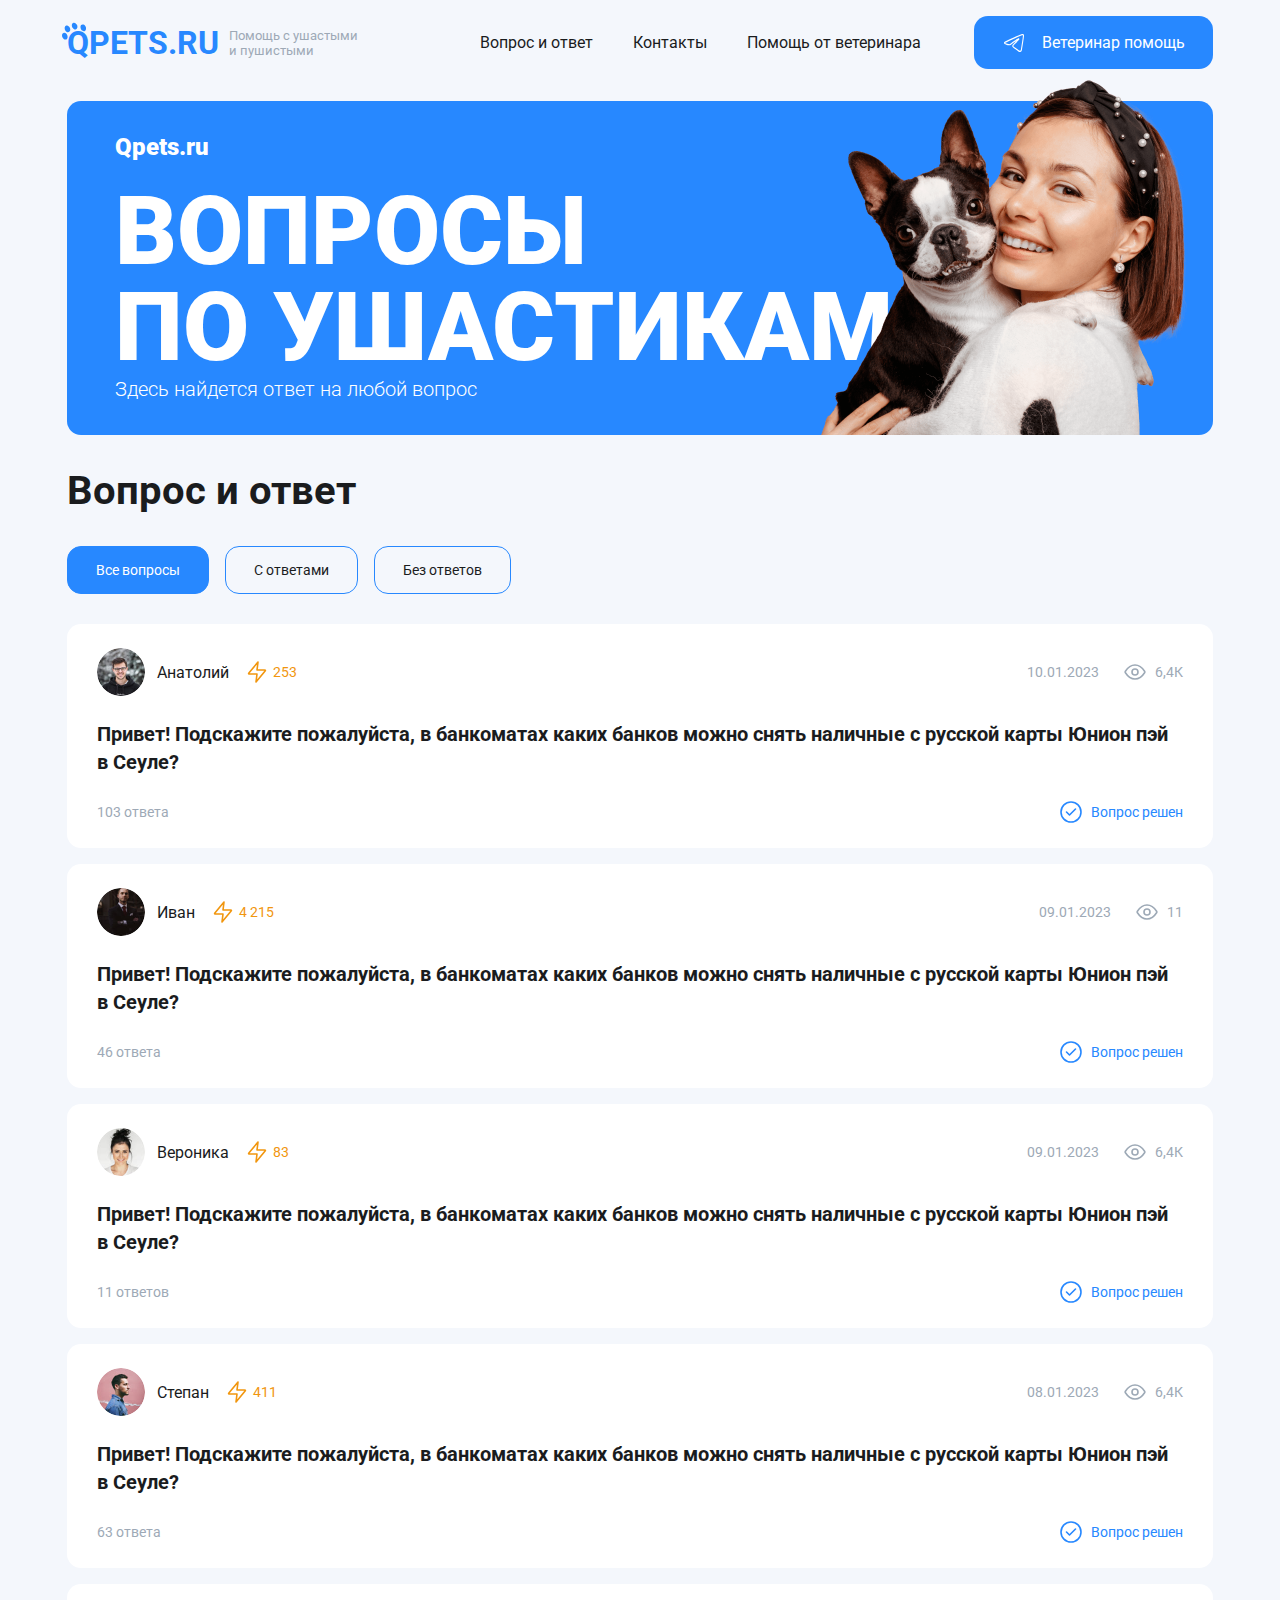
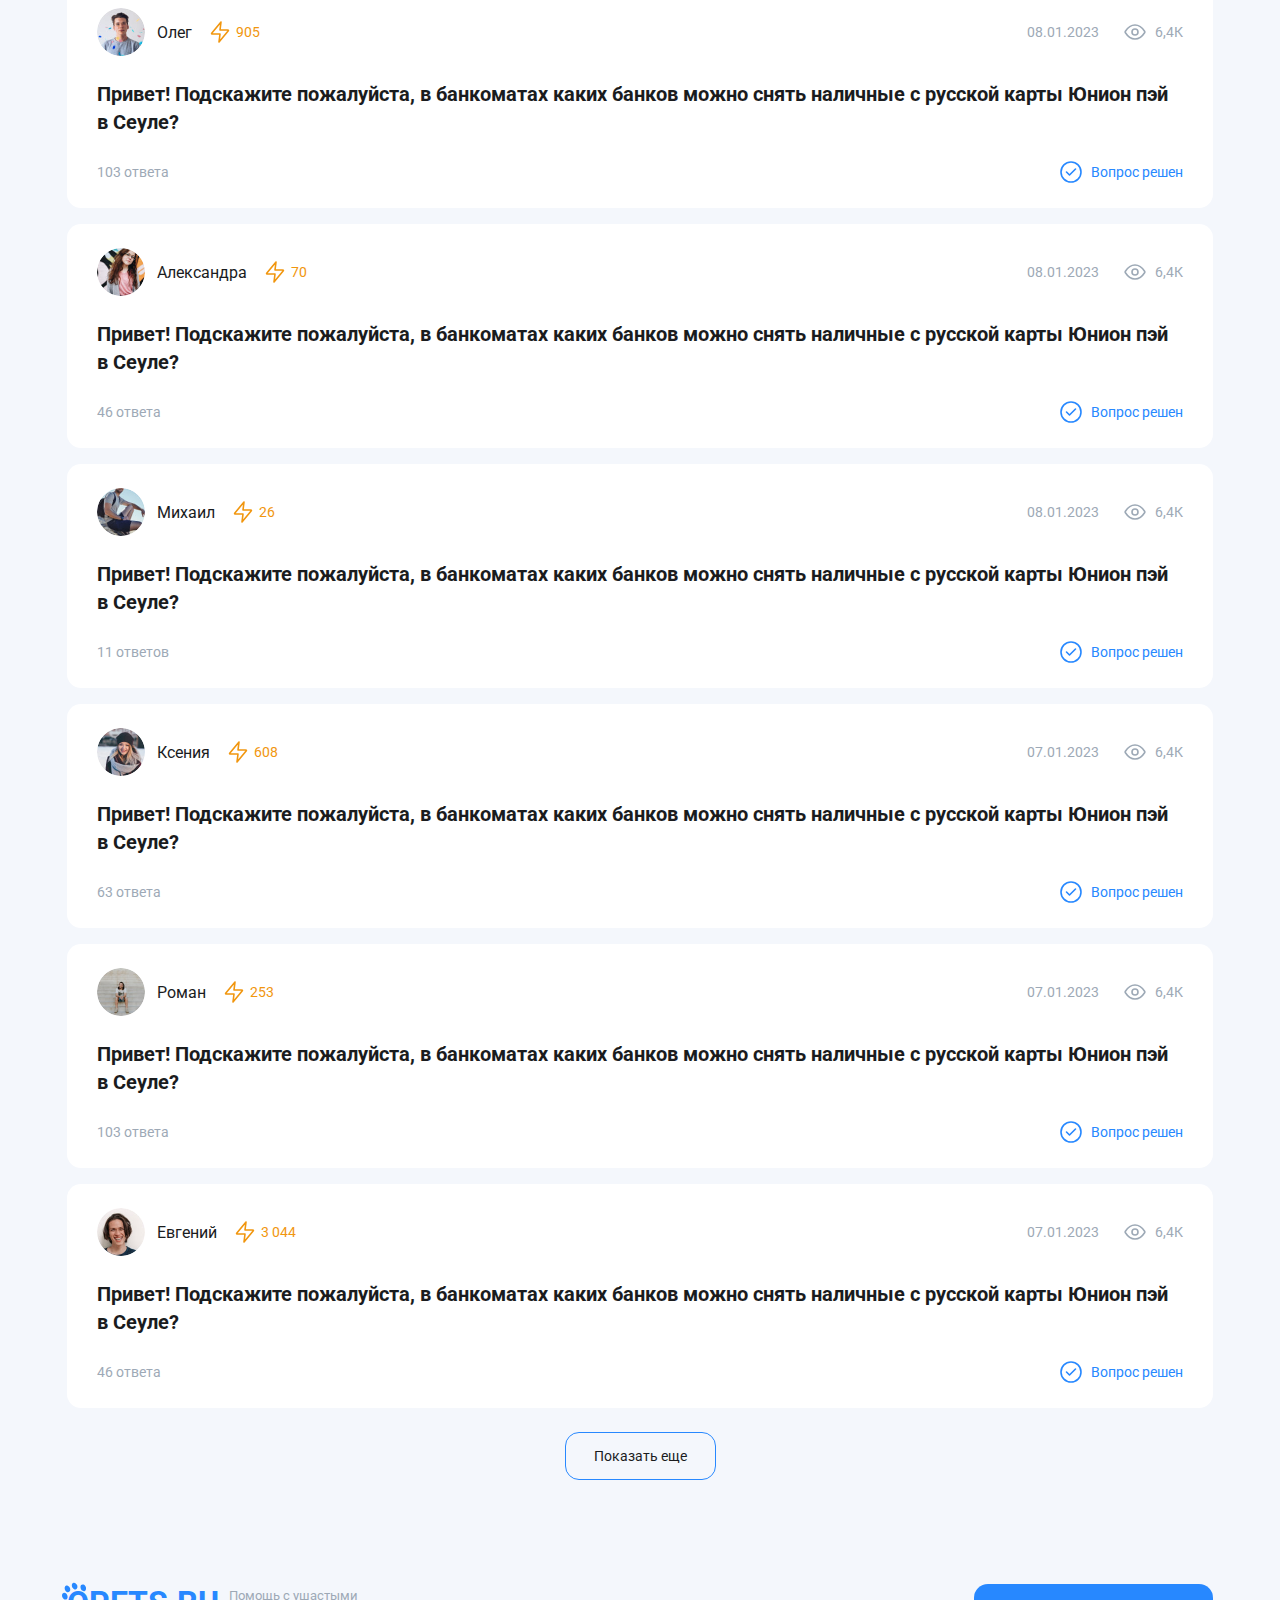
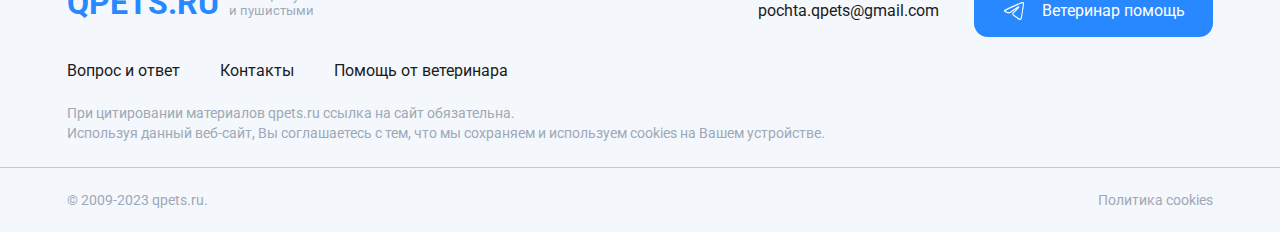
<file: index.html>
<!DOCTYPE html>
<html lang="ru">

<head>
	<meta charset="UTF-8">
	<meta http-equiv="X-UA-Compatible" content="IE=edge">
	<meta name="viewport" content="width=device-width, initial-scale=1.0">
	<title>Qpets.ru - помощь с ушастыми и пушистыми</title>

	<meta property="og:image" content="path/to/image.jpg">
	<link rel="shortcut icon" href="img/favicon/favicon.png" type="image/x-icon">

	<!-- add plugins css -->
	<link rel="stylesheet" href="css/bootstrap.min.css">
	<!-- add plugins css end -->

	<link rel="stylesheet" href="css/style.css">
	<link rel="stylesheet" href="css/header.css">
	<link rel="stylesheet" href="css/footer.css">
	<link rel="stylesheet" href="css/main.css">
	<link rel="stylesheet" href="css/media.css">
</head>

<body>

	<header>
		<div class="container">
			<div class="row">
				<div class="col-12 d-flex align-items-center">
					<a href="index.html" class="logo">
						<span class="logo-name">Qpets.ru</span>
						<span class="logo-description">Помощь с ушастыми и пушистыми</span>
					</a>
					<nav class="nav-menu">
						<div class="nav-menu__close"></div>
						<ul class="menu my-ul">
							<li><a href="answer.html">Вопрос и ответ</a></li>
							<li><a href="contacts.html">Контакты</a></li>
							<li><a href="#" data-bs-toggle="modal" data-bs-target="#callbackModal">Помощь от ветеринара</a></li>
						</ul>

						<a href="#" class="btn btn-md btn-accent" data-bs-toggle="modal" data-bs-target="#callbackModal">
							<span class="btn-icon"><svg class="svg-icon">
									<use xlink:href="img/sprite.svg#tg"></use>
								</svg>
							</span>
							<span class="btn-text">Ветеринар помощь</span>
						</a>
					</nav>

					<a href="#" class="btn btn-md btn-accent" data-bs-toggle="modal" data-bs-target="#callbackModal">
						<span class="btn-icon"><svg class="svg-icon">
								<use xlink:href="img/sprite.svg#tg"></use>
							</svg>
						</span>
						<span class="btn-text">Ветеринар помощь</span>
					</a>

					<div class="btn-burger">
						<span></span>
						<span></span>
						<span></span>
					</div>
				</div>
			</div>
		</div>
	</header>

	<main class="home mb-32">
		<div class="container">
			<div class="row">
				<div class="col-12">
					<div class="home-banner">
						<div class="home-banner__content">
							<div class="name-company">Qpets.ru</div>
							<div class="home-banner__title">Вопросы <br>
								по ушастикам</div>
							<div class="box-text">
								<p>Здесь найдется ответ на любой вопрос</p>
							</div>
						</div>
						<div class="home-banner__image"><img src="img/banner-image.png" alt=""></div>
					</div>
				</div>
			</div>
		</div>
	</main>

	<section class="question">
		<div class="container">
			<div class="row">
				<div class="col-12">
					<h2>Вопрос и ответ</h2>
				</div>
				<div class="col-12">
					<ul class="list-sorting my-ul">
						<li><a href="#" class="active btn">Все вопросы</a></li>
						<li><a href="#" class="btn">С ответами</a></li>
						<li><a href="#" class="btn">Без ответов</a></li>
					</ul>
				</div>

				<div class="col-12 question-wrapper">
					<div class="question-box">
						<div class="question-box__head">
							<div class="question-box-author">
								<div class="question-box-author__photo"><img src="img/photo1.jpg" alt=""></div>
								<div class="question-box-author__wrap">
									<div class="question-box-author__name">Анатолий</div>
									<div class="rating-box tooltip-wrapper">
										<div class="rating-box__value">
											<svg class="svg-icon">
												<use xlink:href="img/sprite.svg#rating"></use>
											</svg>
											<span>253</span>
										</div>
										<div class="tooltip-box">
											<p>Рейтинг пользователя 253</p>
										</div>
									</div>
								</div>
							</div>
							<ul class="question-box-info my-ul">
								<li>10.01.2023</li>
								<li>
									<svg class="svg-icon">
										<use xlink:href="img/sprite.svg#view"></use>
									</svg>
									6,4К
								</li>
							</ul>
						</div>
						<div class="question-box__body">
							<div class="question-box__title">Привет! Подскажите пожалуйста, в банкоматах каких банков можно снять
								наличные с русской карты Юнион пэй в Сеуле?</div>
						</div>
						<div class="question-box__footer">
							<ul class="question-box-info my-ul">
								<li><a href="answer.html" class="color-grey">103 ответа</a></li>
							</ul>
							<div class="question-box-status color-accent">
								<div class="question-box-status__icon"><svg class="svg-icon">
										<use xlink:href="img/sprite.svg#checked"></use>
									</svg></div>
								<div class="question-box-status__text">Вопрос решен</div>
							</div>
						</div>
					</div>

					<div class="question-box">
						<div class="question-box__head">
							<div class="question-box-author">
								<div class="question-box-author__photo"><img src="img/photo2.jpg" alt=""></div>
								<div class="question-box-author__wrap">
									<div class="question-box-author__name">Иван</div>
									<div class="rating-box tooltip-wrapper">
										<div class="rating-box__value">
											<svg class="svg-icon">
												<use xlink:href="img/sprite.svg#rating"></use>
											</svg>
											<span>4 215</span>
										</div>
										<div class="tooltip-box">
											<p>Рейтинг пользователя 4 215</p>
										</div>
									</div>
								</div>
							</div>
							<ul class="question-box-info my-ul">
								<li>09.01.2023</li>
								<li>
									<svg class="svg-icon">
										<use xlink:href="img/sprite.svg#view"></use>
									</svg>
									11
								</li>
							</ul>
						</div>
						<div class="question-box__body">
							<div class="question-box__title">Привет! Подскажите пожалуйста, в банкоматах каких банков можно снять
								наличные с русской карты Юнион пэй в Сеуле?</div>
						</div>
						<div class="question-box__footer">
							<ul class="question-box-info my-ul">
								<li><a href="answer.html" class="color-grey">46 ответа</a></li>
							</ul>
							<div class="question-box-status color-accent">
								<div class="question-box-status__icon"><svg class="svg-icon">
										<use xlink:href="img/sprite.svg#checked"></use>
									</svg></div>
								<div class="question-box-status__text">Вопрос решен</div>
							</div>
						</div>
					</div>

					<div class="question-box">
						<div class="question-box__head">
							<div class="question-box-author">
								<div class="question-box-author__photo"><img src="img/photo3.jpg" alt=""></div>
								<div class="question-box-author__wrap">
									<div class="question-box-author__name">Вероника</div>
									<div class="rating-box tooltip-wrapper">
										<div class="rating-box__value">
											<svg class="svg-icon">
												<use xlink:href="img/sprite.svg#rating"></use>
											</svg>
											<span>83</span>
										</div>
										<div class="tooltip-box">
											<p>Рейтинг пользователя 83</p>
										</div>
									</div>
								</div>
							</div>
							<ul class="question-box-info my-ul">
								<li>09.01.2023</li>
								<li>
									<svg class="svg-icon">
										<use xlink:href="img/sprite.svg#view"></use>
									</svg>
									6,4К
								</li>
							</ul>
						</div>
						<div class="question-box__body">
							<div class="question-box__title">Привет! Подскажите пожалуйста, в банкоматах каких банков можно снять
								наличные с русской карты Юнион пэй в Сеуле?</div>
						</div>
						<div class="question-box__footer">
							<ul class="question-box-info my-ul">
								<li><a href="answer.html" class="color-grey">11 ответов</a></li>
							</ul>
							<div class="question-box-status color-accent">
								<div class="question-box-status__icon"><svg class="svg-icon">
										<use xlink:href="img/sprite.svg#checked"></use>
									</svg></div>
								<div class="question-box-status__text">Вопрос решен</div>
							</div>
						</div>
					</div>

					<div class="question-box">
						<div class="question-box__head">
							<div class="question-box-author">
								<div class="question-box-author__photo"><img src="img/photo4.jpg" alt=""></div>
								<div class="question-box-author__wrap">
									<div class="question-box-author__name">Степан</div>
									<div class="rating-box tooltip-wrapper">
										<div class="rating-box__value">
											<svg class="svg-icon">
												<use xlink:href="img/sprite.svg#rating"></use>
											</svg>
											<span>411</span>
										</div>
										<div class="tooltip-box">
											<p>Рейтинг пользователя 411</p>
										</div>
									</div>
								</div>
							</div>
							<ul class="question-box-info my-ul">
								<li>08.01.2023</li>
								<li>
									<svg class="svg-icon">
										<use xlink:href="img/sprite.svg#view"></use>
									</svg>
									6,4К
								</li>
							</ul>
						</div>
						<div class="question-box__body">
							<div class="question-box__title">Привет! Подскажите пожалуйста, в банкоматах каких банков можно снять
								наличные с русской карты Юнион пэй в Сеуле?</div>
						</div>
						<div class="question-box__footer">
							<ul class="question-box-info my-ul">
								<li><a href="answer.html" class="color-grey">63 ответа</a></li>
							</ul>
							<div class="question-box-status color-accent">
								<div class="question-box-status__icon"><svg class="svg-icon">
										<use xlink:href="img/sprite.svg#checked"></use>
									</svg></div>
								<div class="question-box-status__text">Вопрос решен</div>
							</div>
						</div>
					</div>

					<div class="question-box">
						<div class="question-box__head">
							<div class="question-box-author">
								<div class="question-box-author__photo"><img src="img/photo5.jpg" alt=""></div>
								<div class="question-box-author__wrap">
									<div class="question-box-author__name">Олег</div>
									<div class="rating-box tooltip-wrapper">
										<div class="rating-box__value">
											<svg class="svg-icon">
												<use xlink:href="img/sprite.svg#rating"></use>
											</svg>
											<span>905</span>
										</div>
										<div class="tooltip-box">
											<p>Рейтинг пользователя 905</p>
										</div>
									</div>
								</div>
							</div>
							<ul class="question-box-info my-ul">
								<li>08.01.2023</li>
								<li>
									<svg class="svg-icon">
										<use xlink:href="img/sprite.svg#view"></use>
									</svg>
									6,4К
								</li>
							</ul>
						</div>
						<div class="question-box__body">
							<div class="question-box__title">Привет! Подскажите пожалуйста, в банкоматах каких банков можно снять
								наличные с русской карты Юнион пэй в Сеуле?</div>
						</div>
						<div class="question-box__footer">
							<ul class="question-box-info my-ul">
								<li><a href="answer.html" class="color-grey">103 ответа</a></li>
							</ul>
							<div class="question-box-status color-accent">
								<div class="question-box-status__icon"><svg class="svg-icon">
										<use xlink:href="img/sprite.svg#checked"></use>
									</svg></div>
								<div class="question-box-status__text">Вопрос решен</div>
							</div>
						</div>
					</div>

					<div class="question-box">
						<div class="question-box__head">
							<div class="question-box-author">
								<div class="question-box-author__photo"><img src="img/photo6.jpg" alt=""></div>
								<div class="question-box-author__wrap">
									<div class="question-box-author__name">Александра</div>
									<div class="rating-box tooltip-wrapper">
										<div class="rating-box__value">
											<svg class="svg-icon">
												<use xlink:href="img/sprite.svg#rating"></use>
											</svg>
											<span>70</span>
										</div>
										<div class="tooltip-box">
											<p>Рейтинг пользователя 70</p>
										</div>
									</div>
								</div>
							</div>
							<ul class="question-box-info my-ul">
								<li>08.01.2023</li>
								<li>
									<svg class="svg-icon">
										<use xlink:href="img/sprite.svg#view"></use>
									</svg>
									6,4К
								</li>
							</ul>
						</div>
						<div class="question-box__body">
							<div class="question-box__title">Привет! Подскажите пожалуйста, в банкоматах каких банков можно снять
								наличные с русской карты Юнион пэй в Сеуле?</div>
						</div>
						<div class="question-box__footer">
							<ul class="question-box-info my-ul">
								<li><a href="answer.html" class="color-grey">46 ответа</a></li>
							</ul>
							<div class="question-box-status color-accent">
								<div class="question-box-status__icon"><svg class="svg-icon">
										<use xlink:href="img/sprite.svg#checked"></use>
									</svg></div>
								<div class="question-box-status__text">Вопрос решен</div>
							</div>
						</div>
					</div>

					<div class="question-box">
						<div class="question-box__head">
							<div class="question-box-author">
								<div class="question-box-author__photo"><img src="img/photo7.jpg" alt=""></div>
								<div class="question-box-author__wrap">
									<div class="question-box-author__name">Михаил</div>
									<div class="rating-box tooltip-wrapper">
										<div class="rating-box__value">
											<svg class="svg-icon">
												<use xlink:href="img/sprite.svg#rating"></use>
											</svg>
											<span>26</span>
										</div>
										<div class="tooltip-box">
											<p>Рейтинг пользователя 26</p>
										</div>
									</div>
								</div>
							</div>
							<ul class="question-box-info my-ul">
								<li>08.01.2023</li>
								<li>
									<svg class="svg-icon">
										<use xlink:href="img/sprite.svg#view"></use>
									</svg>
									6,4К
								</li>
							</ul>
						</div>
						<div class="question-box__body">
							<div class="question-box__title">Привет! Подскажите пожалуйста, в банкоматах каких банков можно снять
								наличные с русской карты Юнион пэй в Сеуле?</div>
						</div>
						<div class="question-box__footer">
							<ul class="question-box-info my-ul">
								<li><a href="answer.html" class="color-grey">11 ответов</a></li>
							</ul>
							<div class="question-box-status color-accent">
								<div class="question-box-status__icon"><svg class="svg-icon">
										<use xlink:href="img/sprite.svg#checked"></use>
									</svg></div>
								<div class="question-box-status__text">Вопрос решен</div>
							</div>
						</div>
					</div>

					<div class="question-box">
						<div class="question-box__head">
							<div class="question-box-author">
								<div class="question-box-author__photo"><img src="img/photo8.jpg" alt=""></div>
								<div class="question-box-author__wrap">
									<div class="question-box-author__name">Ксения</div>
									<div class="rating-box tooltip-wrapper">
										<div class="rating-box__value">
											<svg class="svg-icon">
												<use xlink:href="img/sprite.svg#rating"></use>
											</svg>
											<span>608</span>
										</div>
										<div class="tooltip-box">
											<p>Рейтинг пользователя 608</p>
										</div>
									</div>
								</div>
							</div>
							<ul class="question-box-info my-ul">
								<li>07.01.2023</li>
								<li>
									<svg class="svg-icon">
										<use xlink:href="img/sprite.svg#view"></use>
									</svg>
									6,4К
								</li>
							</ul>
						</div>
						<div class="question-box__body">
							<div class="question-box__title">Привет! Подскажите пожалуйста, в банкоматах каких банков можно снять
								наличные с русской карты Юнион пэй в Сеуле?</div>
						</div>
						<div class="question-box__footer">
							<ul class="question-box-info my-ul">
								<li><a href="answer.html" class="color-grey">63 ответа</a></li>
							</ul>
							<div class="question-box-status color-accent">
								<div class="question-box-status__icon"><svg class="svg-icon">
										<use xlink:href="img/sprite.svg#checked"></use>
									</svg></div>
								<div class="question-box-status__text">Вопрос решен</div>
							</div>
						</div>
					</div>

					<div class="question-box">
						<div class="question-box__head">
							<div class="question-box-author">
								<div class="question-box-author__photo"><img src="img/photo9.jpg" alt=""></div>
								<div class="question-box-author__wrap">
									<div class="question-box-author__name">Роман</div>
									<div class="rating-box tooltip-wrapper">
										<div class="rating-box__value">
											<svg class="svg-icon">
												<use xlink:href="img/sprite.svg#rating"></use>
											</svg>
											<span>253</span>
										</div>
										<div class="tooltip-box">
											<p>Рейтинг пользователя 253</p>
										</div>
									</div>
								</div>
							</div>
							<ul class="question-box-info my-ul">
								<li>07.01.2023</li>
								<li>
									<svg class="svg-icon">
										<use xlink:href="img/sprite.svg#view"></use>
									</svg>
									6,4К
								</li>
							</ul>
						</div>
						<div class="question-box__body">
							<div class="question-box__title">Привет! Подскажите пожалуйста, в банкоматах каких банков можно снять
								наличные с русской карты Юнион пэй в Сеуле?</div>
						</div>
						<div class="question-box__footer">
							<ul class="question-box-info my-ul">
								<li><a href="answer.html" class="color-grey">103 ответа</a></li>
							</ul>
							<div class="question-box-status color-accent">
								<div class="question-box-status__icon"><svg class="svg-icon">
										<use xlink:href="img/sprite.svg#checked"></use>
									</svg></div>
								<div class="question-box-status__text">Вопрос решен</div>
							</div>
						</div>
					</div>

					<div class="question-box">
						<div class="question-box__head">
							<div class="question-box-author">
								<div class="question-box-author__photo"><img src="img/photo10.jpg" alt=""></div>
								<div class="question-box-author__wrap">
									<div class="question-box-author__name">Евгений</div>
									<div class="rating-box tooltip-wrapper">
										<div class="rating-box__value">
											<svg class="svg-icon">
												<use xlink:href="img/sprite.svg#rating"></use>
											</svg>
											<span>3 044</span>
										</div>
										<div class="tooltip-box">
											<p>Рейтинг пользователя 3 044</p>
										</div>
									</div>
								</div>
							</div>
							<ul class="question-box-info my-ul">
								<li>07.01.2023</li>
								<li>
									<svg class="svg-icon">
										<use xlink:href="img/sprite.svg#view"></use>
									</svg>
									6,4К
								</li>
							</ul>
						</div>
						<div class="question-box__body">
							<div class="question-box__title">Привет! Подскажите пожалуйста, в банкоматах каких банков можно снять
								наличные с русской карты Юнион пэй в Сеуле?</div>
						</div>
						<div class="question-box__footer">
							<ul class="question-box-info my-ul">
								<li><a href="answer.html" class="color-grey">46 ответа</a></li>
							</ul>
							<div class="question-box-status color-accent">
								<div class="question-box-status__icon"><svg class="svg-icon">
										<use xlink:href="img/sprite.svg#checked"></use>
									</svg></div>
								<div class="question-box-status__text">Вопрос решен</div>
							</div>
						</div>
					</div>

					<div class="question-box">
						<div class="question-box__head">
							<div class="question-box-author">
								<div class="question-box-author__photo"><img src="img/photo1.jpg" alt=""></div>
								<div class="question-box-author__wrap">
									<div class="question-box-author__name">Анатолий</div>
									<div class="rating-box tooltip-wrapper">
										<div class="rating-box__value">
											<svg class="svg-icon">
												<use xlink:href="img/sprite.svg#rating"></use>
											</svg>
											<span>253</span>
										</div>
										<div class="tooltip-box">
											<p>Рейтинг пользователя 253</p>
										</div>
									</div>
								</div>
							</div>
							<ul class="question-box-info my-ul">
								<li>10.01.2023</li>
								<li>
									<svg class="svg-icon">
										<use xlink:href="img/sprite.svg#view"></use>
									</svg>
									6,4К
								</li>
							</ul>
						</div>
						<div class="question-box__body">
							<div class="question-box__title">Привет! Подскажите пожалуйста, в банкоматах каких банков можно снять
								наличные с русской карты Юнион пэй в Сеуле?</div>
						</div>
						<div class="question-box__footer">
							<ul class="question-box-info my-ul">
								<li><a href="answer.html" class="color-grey">103 ответа</a></li>
							</ul>
							<div class="question-box-status color-accent">
								<div class="question-box-status__icon"><svg class="svg-icon">
										<use xlink:href="img/sprite.svg#checked"></use>
									</svg></div>
								<div class="question-box-status__text">Вопрос решен</div>
							</div>
						</div>
					</div>

					<div class="question-box">
						<div class="question-box__head">
							<div class="question-box-author">
								<div class="question-box-author__photo"><img src="img/photo2.jpg" alt=""></div>
								<div class="question-box-author__wrap">
									<div class="question-box-author__name">Иван</div>
									<div class="rating-box tooltip-wrapper">
										<div class="rating-box__value">
											<svg class="svg-icon">
												<use xlink:href="img/sprite.svg#rating"></use>
											</svg>
											<span>4 215</span>
										</div>
										<div class="tooltip-box">
											<p>Рейтинг пользователя 4 215</p>
										</div>
									</div>
								</div>
							</div>
							<ul class="question-box-info my-ul">
								<li>09.01.2023</li>
								<li>
									<svg class="svg-icon">
										<use xlink:href="img/sprite.svg#view"></use>
									</svg>
									11
								</li>
							</ul>
						</div>
						<div class="question-box__body">
							<div class="question-box__title">Привет! Подскажите пожалуйста, в банкоматах каких банков можно снять
								наличные с русской карты Юнион пэй в Сеуле?</div>
						</div>
						<div class="question-box__footer">
							<ul class="question-box-info my-ul">
								<li><a href="answer.html" class="color-grey">46 ответа</a></li>
							</ul>
							<div class="question-box-status color-accent">
								<div class="question-box-status__icon"><svg class="svg-icon">
										<use xlink:href="img/sprite.svg#checked"></use>
									</svg></div>
								<div class="question-box-status__text">Вопрос решен</div>
							</div>
						</div>
					</div>

					<div class="question-box">
						<div class="question-box__head">
							<div class="question-box-author">
								<div class="question-box-author__photo"><img src="img/photo3.jpg" alt=""></div>
								<div class="question-box-author__wrap">
									<div class="question-box-author__name">Вероника</div>
									<div class="rating-box tooltip-wrapper">
										<div class="rating-box__value">
											<svg class="svg-icon">
												<use xlink:href="img/sprite.svg#rating"></use>
											</svg>
											<span>83</span>
										</div>
										<div class="tooltip-box">
											<p>Рейтинг пользователя 83</p>
										</div>
									</div>
								</div>
							</div>
							<ul class="question-box-info my-ul">
								<li>09.01.2023</li>
								<li>
									<svg class="svg-icon">
										<use xlink:href="img/sprite.svg#view"></use>
									</svg>
									6,4К
								</li>
							</ul>
						</div>
						<div class="question-box__body">
							<div class="question-box__title">Привет! Подскажите пожалуйста, в банкоматах каких банков можно снять
								наличные с русской карты Юнион пэй в Сеуле?</div>
						</div>
						<div class="question-box__footer">
							<ul class="question-box-info my-ul">
								<li><a href="answer.html" class="color-grey">11 ответов</a></li>
							</ul>
							<div class="question-box-status color-accent">
								<div class="question-box-status__icon"><svg class="svg-icon">
										<use xlink:href="img/sprite.svg#checked"></use>
									</svg></div>
								<div class="question-box-status__text">Вопрос решен</div>
							</div>
						</div>
					</div>

					<div class="question-box">
						<div class="question-box__head">
							<div class="question-box-author">
								<div class="question-box-author__photo"><img src="img/photo4.jpg" alt=""></div>
								<div class="question-box-author__wrap">
									<div class="question-box-author__name">Степан</div>
									<div class="rating-box tooltip-wrapper">
										<div class="rating-box__value">
											<svg class="svg-icon">
												<use xlink:href="img/sprite.svg#rating"></use>
											</svg>
											<span>411</span>
										</div>
										<div class="tooltip-box">
											<p>Рейтинг пользователя 411</p>
										</div>
									</div>
								</div>
							</div>
							<ul class="question-box-info my-ul">
								<li>08.01.2023</li>
								<li>
									<svg class="svg-icon">
										<use xlink:href="img/sprite.svg#view"></use>
									</svg>
									6,4К
								</li>
							</ul>
						</div>
						<div class="question-box__body">
							<div class="question-box__title">Привет! Подскажите пожалуйста, в банкоматах каких банков можно снять
								наличные с русской карты Юнион пэй в Сеуле?</div>
						</div>
						<div class="question-box__footer">
							<ul class="question-box-info my-ul">
								<li><a href="answer.html" class="color-grey">63 ответа</a></li>
							</ul>
							<div class="question-box-status color-accent">
								<div class="question-box-status__icon"><svg class="svg-icon">
										<use xlink:href="img/sprite.svg#checked"></use>
									</svg></div>
								<div class="question-box-status__text">Вопрос решен</div>
							</div>
						</div>
					</div>

					<div class="question-box">
						<div class="question-box__head">
							<div class="question-box-author">
								<div class="question-box-author__photo"><img src="img/photo5.jpg" alt=""></div>
								<div class="question-box-author__wrap">
									<div class="question-box-author__name">Олег</div>
									<div class="rating-box tooltip-wrapper">
										<div class="rating-box__value">
											<svg class="svg-icon">
												<use xlink:href="img/sprite.svg#rating"></use>
											</svg>
											<span>905</span>
										</div>
										<div class="tooltip-box">
											<p>Рейтинг пользователя 905</p>
										</div>
									</div>
								</div>
							</div>
							<ul class="question-box-info my-ul">
								<li>08.01.2023</li>
								<li>
									<svg class="svg-icon">
										<use xlink:href="img/sprite.svg#view"></use>
									</svg>
									6,4К
								</li>
							</ul>
						</div>
						<div class="question-box__body">
							<div class="question-box__title">Привет! Подскажите пожалуйста, в банкоматах каких банков можно снять
								наличные с русской карты Юнион пэй в Сеуле?</div>
						</div>
						<div class="question-box__footer">
							<ul class="question-box-info my-ul">
								<li><a href="answer.html" class="color-grey">103 ответа</a></li>
							</ul>
							<div class="question-box-status color-accent">
								<div class="question-box-status__icon"><svg class="svg-icon">
										<use xlink:href="img/sprite.svg#checked"></use>
									</svg></div>
								<div class="question-box-status__text">Вопрос решен</div>
							</div>
						</div>
					</div>

					<div class="question-box">
						<div class="question-box__head">
							<div class="question-box-author">
								<div class="question-box-author__photo"><img src="img/photo6.jpg" alt=""></div>
								<div class="question-box-author__wrap">
									<div class="question-box-author__name">Александра</div>
									<div class="rating-box tooltip-wrapper">
										<div class="rating-box__value">
											<svg class="svg-icon">
												<use xlink:href="img/sprite.svg#rating"></use>
											</svg>
											<span>70</span>
										</div>
										<div class="tooltip-box">
											<p>Рейтинг пользователя 70</p>
										</div>
									</div>
								</div>
							</div>
							<ul class="question-box-info my-ul">
								<li>08.01.2023</li>
								<li>
									<svg class="svg-icon">
										<use xlink:href="img/sprite.svg#view"></use>
									</svg>
									6,4К
								</li>
							</ul>
						</div>
						<div class="question-box__body">
							<div class="question-box__title">Привет! Подскажите пожалуйста, в банкоматах каких банков можно снять
								наличные с русской карты Юнион пэй в Сеуле?</div>
						</div>
						<div class="question-box__footer">
							<ul class="question-box-info my-ul">
								<li><a href="answer.html" class="color-grey">46 ответа</a></li>
							</ul>
							<div class="question-box-status color-accent">
								<div class="question-box-status__icon"><svg class="svg-icon">
										<use xlink:href="img/sprite.svg#checked"></use>
									</svg></div>
								<div class="question-box-status__text">Вопрос решен</div>
							</div>
						</div>
					</div>


					<a href="#" class="btn btn-border-accent btn-load">Показать еще</a>
				</div>
			</div>
		</div>
	</section>

	<footer>
		<div class="footer-top">
			<div class="container">
				<div class="row">
					<div class="col-12 col-md-5 col-lg-6">
						<a href="index.html" class="logo">
							<span class="logo-name">Qpets.ru</span>
							<span class="logo-description">Помощь с ушастыми и пушистыми</span>
						</a>
					</div>

					<div class="col-12 col-md-7 col-lg-6 d-flex align-items-center flex-wrap">
						<a href="mailto:pochta.qpets@gmail.com" class="mail">pochta.qpets@gmail.com</a>
						<a href="#" class="btn btn-md btn-accent" data-bs-toggle="modal" data-bs-target="#callbackModal">
							<span class="btn-icon"><svg class="svg-icon">
									<use xlink:href="img/sprite.svg#tg"></use>
								</svg>
							</span>
							<span class="btn-text">Ветеринар помощь</span>
						</a>
					</div>

					<div class="col-12">
						<nav class="nav-menu">
							<ul class="menu my-ul">
								<li><a href="index.html">Вопрос и ответ</a></li>
								<li><a href="contacts.html">Контакты</a></li>
								<li><a href="#" data-bs-toggle="modal" data-bs-target="#callbackModal">Помощь от ветеринара</a></li>
							</ul>
						</nav>

						<div class="box-text">
							<p>При цитировании материалов qpets.ru ссылка на сайт обязательна.</p>
							<p>Используя данный веб-сайт, Вы соглашаетесь с тем, что мы сохраняем и используем cookies на Вашем
								устройстве.</p>
						</div>
					</div>
				</div>
			</div>
		</div>

		<div class="footer-bottom">
			<div class="container">
				<div class="row">
					<div class="col-12 d-flex align-items-center flex-wrap">
						<div class="copyright">© 2009-2023 qpets.ru.</div>

						<a href="#" class="color-grey link-modal" data-bs-toggle="modal" data-bs-target="#cookiesModal">Политика
							cookies</a>
					</div>
				</div>
			</div>
		</div>
	</footer>

	<!-- Modal -->
	<div class="modal fade" id="callbackModal" tabindex="-1" aria-labelledby="callbackModalLabel" aria-hidden="true">
		<div class="modal-dialog modal-dialog-centered">
			<div class="modal-content">
				<button type="button" class="btn-close" data-bs-dismiss="modal" aria-label="Close"><svg class="svg-icon">
						<use xlink:href="img/sprite.svg#close"></use>
					</svg></button>

				<div class="modal-body">

					<div class="modal-body__text">
						<div class="modal-title">Мы всегда на связи!</div>
						<div class="modal-subtitle">Не смогли найти ответ на ваш вопрос?
						</div>
						<div class="box-text">
							<p>Обратитесь в телеграмм бот с ветеринарами по всей России, вам обязательно помогут!</p>
						</div>
						<a href="tg://resolve?domain=@qpets" class="btn btn-md btn-accent">
							<span class="btn-icon"><svg class="svg-icon">
									<use xlink:href="img/sprite.svg#tg"></use>
								</svg>
							</span>
							<span class="btn-text">Перейти в телеграмм</span>
						</a>
					</div>
					<div class="modal-image"><img src="img/modal-image.png" alt=""></div>
				</div>
			</div>
		</div>
	</div>

	<div class="modal fade" id="cookiesModal" tabindex="-1" aria-labelledby="cookiesModalLabel" aria-hidden="true">
		<div class="modal-dialog modal-dialog-centered">
			<div class="modal-content">
				<button type="button" class="btn-close" data-bs-dismiss="modal" aria-label="Close"><svg class="svg-icon">
						<use xlink:href="img/sprite.svg#close"></use>
					</svg></button>
				<div class="modal-body">
					<div class="politics-text scroll-vertical">
						<div class="modal-title">Политика cookies</div>
						<p>Настоящий веб-сайт использует так называемые файлы сookies. Файлы cookies — это небольшие файлы, которые
							загружаются на
							ваш компьютер и помогают обеспечить нормальное и безопасное функционирование веб-сайта. Они позволяют
							собирать
							информацию о продуктах, которыми интересуются посетители сайта, а также учитывают использованную при
							посещении
							навигацию. Это делается для того, чтобы сделать наши онлайн-предложения более выгодными для пользователей.</p>

							<p>Компания Bayer соблюдает права на неприкосновенность частной жизни посетителей веб-сайта и признает
							важность защиты их
							персональных данных. Анализ информации с веб сайта получается на анонимной основе.
							При посещении данного веб-сайта интернет-браузер каждого посетителя передает на сервер компании Bayer
							определенные
							сведения: дату и время посещения, тип браузера, языковые настройки, операционную систему. Информация о
							том, каким
							образом используется сайт, не будет привязываться к полному IP-адресу. На нашем сайте активирована функция
							анонимизации
							IP, предложенная компанией Google, поэтому последние 8 цифр (тип IPv4) или последние 80 бит (тип IPv6)
							вашего IP-адреса
							удаляются. Данные сведения сохраняются в журналах подключений в течение ограниченного времени для
							обеспечения
							безопасности и надлежащей работы веб-сайта, а также для сбора статистической информации.</p>

							<p>Мы используем две категории файлов cookies: (1) файлы cookies, необходимые в технических целях, без
							которых
							функциональность нашего сайта значительно снизится, и (2) optional cookies.</p>

							<div class="modal-subtitle">Веб-анализ</div>

							<p>Наш веб-сайт использует Google Analytics — сервис анализа сайтов от компании Google Inc., 1600 Амфитеатр Парквэй,
							Маунтин-Вью, штат Калифорния, 94043, Соединенные Штаты Америки (Google). На основании данного вами предварительного
							согласия, Google будет анализировать от нашего имени то, каким образом вы используете веб-сайт.</p>
							
							<p>Вы можете в любое время отключить файлы cookies или настроить ваш веб-обозреватель для предупреждения о получении таких
							файлов. Для того, чтобы это сделать, пожалуйста, выберите желаемый вариант в таблице Optional Cookies. Однако если файлы
							cookies будут выключены, вы не сможете пользоваться всеми функциями данного веб-сайта.</p>
					</div>
				</div>

			</div>
		</div>
	</div>

	<!-- add plugins js-->
	<script src="js/jquery.min.js"></script>
	<script src="js/bootstrap.bundle.min.js"></script>
	<!-- add plugins js end-->

	<script src="js/common.js"></script>

</body>

</html>
</file>
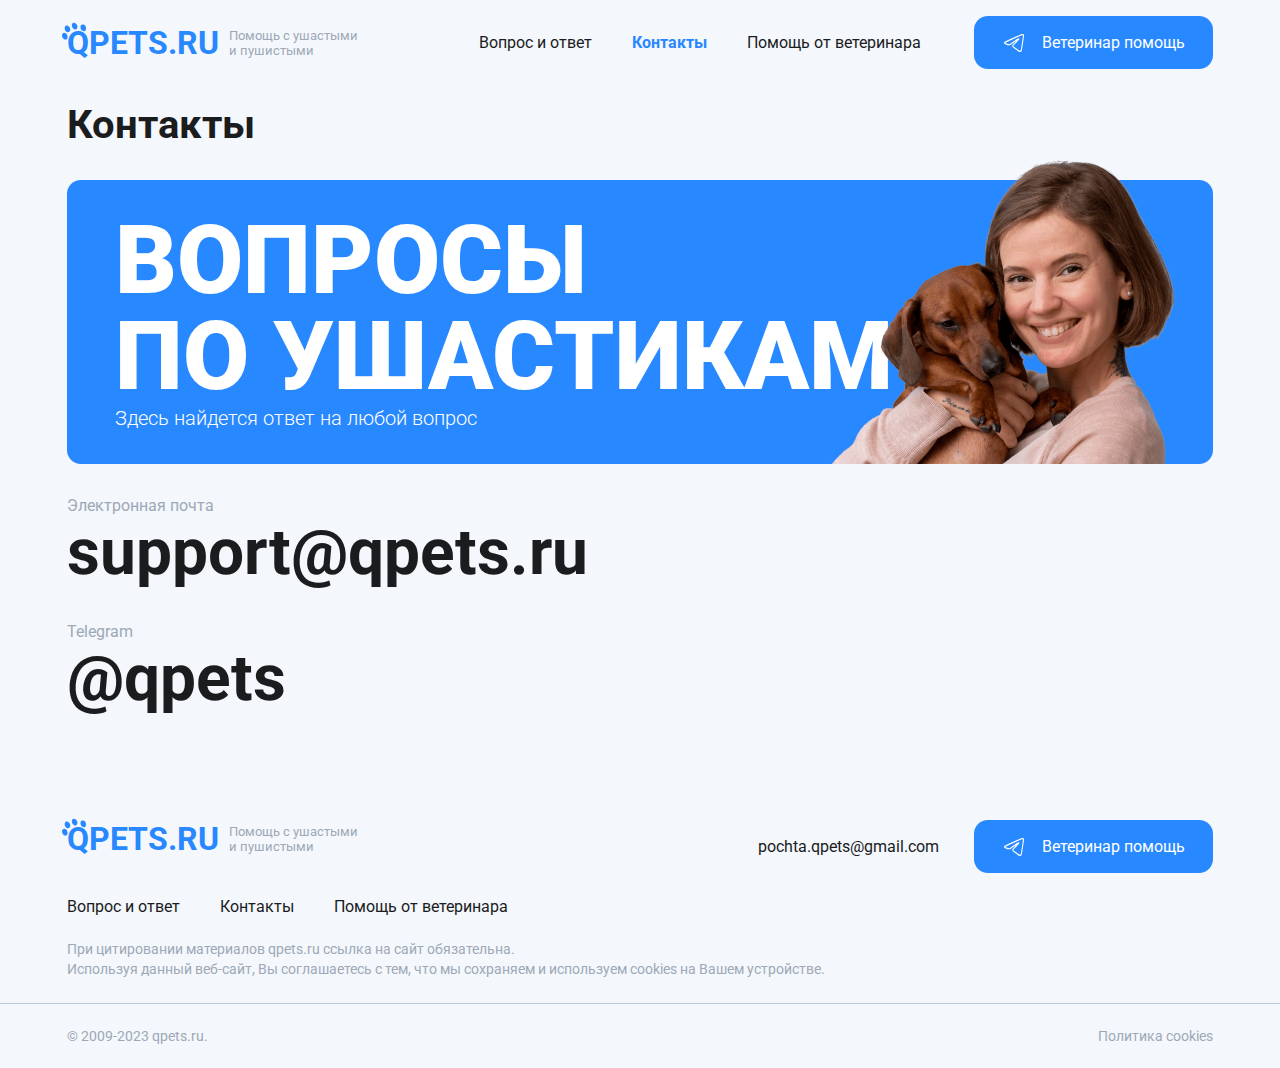
<file: contacts.html>
<!DOCTYPE html>
<html lang="ru">

<head>
	<meta charset="UTF-8">
	<meta http-equiv="X-UA-Compatible" content="IE=edge">
	<meta name="viewport" content="width=device-width, initial-scale=1.0">
	<title>Qpets.ru - помощь с ушастыми и пушистыми</title>

	<meta property="og:image" content="path/to/image.jpg">
	<link rel="shortcut icon" href="img/favicon/favicon.png" type="image/x-icon">

	<!-- add plugins css -->
	<link rel="stylesheet" href="css/bootstrap.min.css">
	<!-- add plugins css end -->

	<link rel="stylesheet" href="css/style.css">
	<link rel="stylesheet" href="css/header.css">
	<link rel="stylesheet" href="css/footer.css">
	<link rel="stylesheet" href="css/main.css">
	<link rel="stylesheet" href="css/media.css">
</head>

<body>

	<header>
		<div class="container">
			<div class="row">
				<div class="col-12 d-flex align-items-center">
					<a href="index.html" class="logo">
						<span class="logo-name">Qpets.ru</span>
						<span class="logo-description">Помощь с ушастыми и пушистыми</span>
					</a>
					<nav class="nav-menu">
						<div class="nav-menu__close"></div>
						<ul class="menu my-ul">
							<li><a href="index.html">Вопрос и ответ</a></li>
							<li><a href="contacts.html">Контакты</a></li>
							<li><a href="#" data-bs-toggle="modal" data-bs-target="#callbackModal">Помощь от ветеринара</a></li>
						</ul>

						<a href="#" class="btn btn-md btn-accent" data-bs-toggle="modal" data-bs-target="#callbackModal">
							<span class="btn-icon"><svg class="svg-icon">
									<use xlink:href="img/sprite.svg#tg"></use>
								</svg>
							</span>
							<span class="btn-text">Ветеринар помощь</span>
						</a>
					</nav>

					<a href="#" class="btn btn-md btn-accent" data-bs-toggle="modal" data-bs-target="#callbackModal">
						<span class="btn-icon"><svg class="svg-icon">
								<use xlink:href="img/sprite.svg#tg"></use>
							</svg>
						</span>
						<span class="btn-text">Ветеринар помощь</span>
					</a>

					<div class="btn-burger">
						<span></span>
						<span></span>
						<span></span>
					</div>
				</div>
			</div>
		</div>
	</header>

	<main class="home home-contacts">
		<div class="container">
			<div class="row">
				<div class="col-12">
					<h1>Контакты</h1>
				</div>
				<div class="col-12">
					<div class="home-banner mb-32">
						<div class="home-banner__content">
							<div class="home-banner__title">Вопросы <br>
								по ушастикам</div>
							<div class="box-text">
								<p>Здесь найдется ответ на любой вопрос</p>
							</div>
						</div>
						<div class="home-banner__image"><img src="img/contacts-banner.png" alt=""></div>
					</div>
				</div>

				<div class="col-12">
					<div class="contacts-box">
						<p>Электронная почта</p>
						<a href="mailto:support@qpets.ru">support@qpets.ru</a>
					</div>

					<div class="contacts-box">
						<p>Telegram</p>
						<a href="tg://resolve?domain=@qpets">@qpets</a>
					</div>
				</div>
			</div>
		</div>
	</main>

	<footer>
		<div class="footer-top">
			<div class="container">
				<div class="row">
					<div class="col-12 col-md-5 col-lg-6">
						<a href="index.html" class="logo">
							<span class="logo-name">Qpets.ru</span>
							<span class="logo-description">Помощь с ушастыми и пушистыми</span>
						</a>
					</div>

					<div class="col-12 col-md-7 col-lg-6 d-flex align-items-center flex-wrap">
						<a href="mailto:pochta.qpets@gmail.com" class="mail">pochta.qpets@gmail.com</a>
						<a href="#" class="btn btn-md btn-accent" data-bs-toggle="modal" data-bs-target="#callbackModal">
							<span class="btn-icon"><svg class="svg-icon">
									<use xlink:href="img/sprite.svg#tg"></use>
								</svg>
							</span>
							<span class="btn-text">Ветеринар помощь</span>
						</a>
					</div>

					<div class="col-12">
						<nav class="nav-menu">
							<ul class="menu my-ul">
								<li><a href="answer.html">Вопрос и ответ</a></li>
								<li><a href="contacts.html">Контакты</a></li>
								<li><a href="#" data-bs-toggle="modal" data-bs-target="#callbackModal">Помощь от ветеринара</a></li>
							</ul>
						</nav>

						<div class="box-text">
							<p>При цитировании материалов qpets.ru ссылка на сайт обязательна.</p>
							<p>Используя данный веб-сайт, Вы соглашаетесь с тем, что мы сохраняем и используем cookies на Вашем
								устройстве.</p>
						</div>
					</div>
				</div>
			</div>
		</div>

		<div class="footer-bottom">
			<div class="container">
				<div class="row">
					<div class="col-12 d-flex align-items-center flex-wrap">
						<div class="copyright">© 2009-2023 qpets.ru.</div>

						<a href="#" class="color-grey link-modal" data-bs-toggle="modal" data-bs-target="#cookiesModal">Политика
							cookies</a>
					</div>
				</div>
			</div>
		</div>
	</footer>

	<!-- Modal -->
	<div class="modal fade" id="callbackModal" tabindex="-1" aria-labelledby="callbackModalLabel" aria-hidden="true">
		<div class="modal-dialog modal-dialog-centered">
			<div class="modal-content">
				<button type="button" class="btn-close" data-bs-dismiss="modal" aria-label="Close"><svg class="svg-icon">
						<use xlink:href="img/sprite.svg#close"></use>
					</svg></button>

				<div class="modal-body">

					<div class="modal-body__text">
						<div class="modal-title">Мы всегда на связи!</div>
						<div class="modal-subtitle">Не смогли найти ответ на ваш вопрос?
						</div>
						<div class="box-text">
							<p>Обратитесь в телеграмм бот с ветеринарами по всей России, вам обязательно помогут!</p>
						</div>
						<a href="tg://resolve?domain=@qpets" class="btn btn-md btn-accent">
							<span class="btn-icon"><svg class="svg-icon">
									<use xlink:href="img/sprite.svg#tg"></use>
								</svg>
							</span>
							<span class="btn-text">Перейти в телеграмм</span>
						</a>
					</div>
					<div class="modal-image"><img src="img/modal-image.png" alt=""></div>
				</div>
			</div>
		</div>
	</div>

	<div class="modal fade" id="cookiesModal" tabindex="-1" aria-labelledby="cookiesModalLabel" aria-hidden="true">
		<div class="modal-dialog modal-dialog-centered">
			<div class="modal-content">
				<button type="button" class="btn-close" data-bs-dismiss="modal" aria-label="Close"><svg class="svg-icon">
						<use xlink:href="img/sprite.svg#close"></use>
					</svg></button>
				<div class="modal-body">
					<div class="politics-text scroll-vertical">
						<div class="modal-title">Политика cookies</div>
						<p>Настоящий веб-сайт использует так называемые файлы сookies. Файлы cookies — это небольшие файлы, которые
							загружаются на
							ваш компьютер и помогают обеспечить нормальное и безопасное функционирование веб-сайта. Они позволяют
							собирать
							информацию о продуктах, которыми интересуются посетители сайта, а также учитывают использованную при
							посещении
							навигацию. Это делается для того, чтобы сделать наши онлайн-предложения более выгодными для пользователей.
						</p>

						<p>Компания Bayer соблюдает права на неприкосновенность частной жизни посетителей веб-сайта и признает
							важность защиты их
							персональных данных. Анализ информации с веб сайта получается на анонимной основе.
							При посещении данного веб-сайта интернет-браузер каждого посетителя передает на сервер компании Bayer
							определенные
							сведения: дату и время посещения, тип браузера, языковые настройки, операционную систему. Информация о
							том, каким
							образом используется сайт, не будет привязываться к полному IP-адресу. На нашем сайте активирована функция
							анонимизации
							IP, предложенная компанией Google, поэтому последние 8 цифр (тип IPv4) или последние 80 бит (тип IPv6)
							вашего IP-адреса
							удаляются. Данные сведения сохраняются в журналах подключений в течение ограниченного времени для
							обеспечения
							безопасности и надлежащей работы веб-сайта, а также для сбора статистической информации.</p>

						<p>Мы используем две категории файлов cookies: (1) файлы cookies, необходимые в технических целях, без
							которых
							функциональность нашего сайта значительно снизится, и (2) optional cookies.</p>

						<div class="modal-subtitle">Веб-анализ</div>

						<p>Наш веб-сайт использует Google Analytics — сервис анализа сайтов от компании Google Inc., 1600 Амфитеатр
							Парквэй,
							Маунтин-Вью, штат Калифорния, 94043, Соединенные Штаты Америки (Google). На основании данного вами
							предварительного
							согласия, Google будет анализировать от нашего имени то, каким образом вы используете веб-сайт.</p>

						<p>Вы можете в любое время отключить файлы cookies или настроить ваш веб-обозреватель для предупреждения о
							получении таких
							файлов. Для того, чтобы это сделать, пожалуйста, выберите желаемый вариант в таблице Optional Cookies.
							Однако если файлы
							cookies будут выключены, вы не сможете пользоваться всеми функциями данного веб-сайта.</p>
					</div>
				</div>

			</div>
		</div>
	</div>

	<!-- add plugins js-->
	<script src="js/jquery.min.js"></script>
	<script src="js/bootstrap.bundle.min.js"></script>
	<!-- add plugins js end-->

	<script src="js/common.js"></script>

</body>

</html>
</file>
<file: css/style.css>
@import url("https://fonts.googleapis.com/css2?family=Roboto:wght@100;300;400;500;700;900&display=swap");
* {
  -webkit-box-sizing: border-box;
  box-sizing: border-box;
  -webkit-font-smoothing: antialiased;
  -moz-osx-font-smoothing: grayscale;
}
*:before, *:after {
  -webkit-box-sizing: border-box;
  box-sizing: border-box;
}

html, body, div, span, applet, object, iframe, h1, h2, h3, h4, h5, h6, p, blockquote, pre, a, abbr, acronym, address, big, cite, code, del, dfn, em, img, ins, kbd, q, s, samp, small, strike, strong, sub, sup, tt, var, b, u, i, center, dl, dt, dd, ol, ul, li, fieldset, form, label, legend, table, caption, tbody, tfoot, thead, tr, th, td, article, aside, canvas, details, embed, figure, figcaption, footer, header, hgroup, menu, nav, output, ruby, section, summary, time, mark, audio, video {
  margin: 0;
  padding: 0;
  border: 0;
  font-size: 100%;
  font: inherit;
  vertical-align: baseline;
}

/* HTML5 display-role reset for older browsers */
article, aside, details, figcaption, figure, footer, header, hgroup, menu, nav, section {
  display: block;
}

blockquote, q {
  quotes: none;
}

blockquote:before, blockquote:after, q:before, q:after {
  content: "";
  content: none;
}

table {
  border-collapse: collapse;
  border-spacing: 0;
}

body {
  font-size: 16px;
  min-width: 320px;
  position: relative;
  line-height: normal;
  font-family: "Roboto", sans-serif;
  font-weight: normal;
  background: #F4F7FC;
  color: #1A1C1E;
}

img {
  display: block;
  max-width: 100%;
  height: auto;
}

.text-center {
  text-align: center;
}

a {
  display: block;
  text-decoration: none;
  -webkit-transition: 0.3s ease;
  transition: 0.3s ease;
  outline: none;
  width: -webkit-fit-content;
  width: -moz-fit-content;
  width: fit-content;
}
a:hover, a:focus {
  text-decoration: none;
}

input, textarea, select {
  outline: none;
  -webkit-box-shadow: none;
          box-shadow: none;
  -webkit-appearance: none;
     -moz-appearance: none;
          appearance: none;
  padding: 0 15px;
  -webkit-box-sizing: border-box;
          box-sizing: border-box;
  font-family: "Roboto", sans-serif;
  border: none;
  border-radius: 14px;
  width: 100%;
  height: 54px;
  background: #fff;
  color: #1A1C1E;
  font-size: 14px;
}
input::-webkit-input-placeholder, textarea::-webkit-input-placeholder, select::-webkit-input-placeholder {
  color: #9DA9B6;
}
input::-moz-placeholder, textarea::-moz-placeholder, select::-moz-placeholder {
  color: #9DA9B6;
}
input:-ms-input-placeholder, textarea:-ms-input-placeholder, select:-ms-input-placeholder {
  color: #9DA9B6;
}
input::-ms-input-placeholder, textarea::-ms-input-placeholder, select::-ms-input-placeholder {
  color: #9DA9B6;
}
input::placeholder, textarea::placeholder, select::placeholder {
  color: #9DA9B6;
}
input:hover, input:focus, textarea:hover, textarea:focus, select:hover, select:focus {
  outline: none;
  -webkit-box-shadow: none;
          box-shadow: none;
}

label {
  display: block;
  width: 100%;
  margin: 0 0 16px;
}
label:last-child {
  margin: 0;
}

textarea {
  resize: none;
  padding: 15px;
  height: 163px;
}
textarea:disabled {
  text-align: center;
  padding: 70px 15px;
}

button, .btn {
  outline: none;
  -webkit-transition: 0.3s ease;
  transition: 0.3s ease;
  cursor: pointer;
  -webkit-box-shadow: none;
          box-shadow: none;
  font-family: "Roboto", sans-serif;
  padding: 0;
  margin: 0;
  border: none;
  border-radius: 14px;
}
button:hover, button:focus, .btn:hover, .btn:focus {
  outline: none;
  -webkit-box-shadow: none;
          box-shadow: none;
}

.btn {
  display: -webkit-box;
  display: -ms-flexbox;
  display: flex;
  -webkit-box-align: center;
      -ms-flex-align: center;
          align-items: center;
  -webkit-box-pack: center;
      -ms-flex-pack: center;
          justify-content: center;
  text-align: center;
  padding: 14px 28px;
  font-size: 14px;
  height: 48px;
  border-radius: 14px;
  -webkit-transition: 0.3s ease;
  transition: 0.3s ease;
}

.btn-md {
  height: 53px;
  padding: 14px 28px;
  font-size: 16px;
}

.btn-accent {
  background: #2788FF;
  color: #fff;
}
.btn-accent .btn-icon {
  fill: #fff;
}
.btn-accent:hover {
  background: #1172EA;
  color: #fff;
}
.btn-accent:hover .btn-icon {
  fill: #fff;
}
.btn-accent:disabled {
  background: #E9EFF5;
  color: #9DA9B6;
}

.btn-border-accent {
  border: 1px solid #2788FF;
  background: transparent;
  color: #1A1C1E;
}
.btn-border-accent:hover {
  border: 1px solid #2788FF;
  background: #D1E6FF;
  color: #1A1C1E;
}

.btn-icon {
  display: -webkit-box;
  display: -ms-flexbox;
  display: flex;
  -webkit-box-align: center;
      -ms-flex-align: center;
          align-items: center;
  -webkit-box-pack: center;
      -ms-flex-pack: center;
          justify-content: center;
  margin: 0 16px 0 0;
  width: 24px;
  height: 24px;
  min-width: 24px;
  -webkit-transition: 0.3s ease;
  transition: 0.3s ease;
}

.svg-icon {
  display: inline-block;
  width: 100%;
  height: 100%;
}

strong, b {
  font-weight: bold;
  display: inline-block;
}

ul, ol {
  padding: 0 0 0 20px;
}

.my-ul {
  list-style: none;
  padding: 0;
}

.list-dots {
  list-style-type: disc;
}

.box-text {
  line-height: 140%;
}

.color-accent {
  color: #2788FF;
}

a.color-accent {
  color: #2788FF;
}
a.color-accent:hover {
  color: #1172EA;
}

.color-grey {
  color: #9DA9B6;
}

a.color-grey {
  color: #9DA9B6;
}
a.color-grey:hover {
  color: #2788FF;
}

.d-inline {
  display: inline;
}

.border-dashed {
  border-bottom: 1px dashed #2788FF;
  padding: 0 0 2px;
}

.container {
  max-width: 1170px;
}

h2, h1 {
  width: 100%;
  font-size: 40px;
  font-weight: bold;
  margin: 0 0 32px;
}

.mb-32 {
  margin-bottom: 32px;
}

.btn-load {
  margin: 24px auto 0;
}

.tooltip-wrapper {
  position: relative;
}
.tooltip-wrapper:hover .tooltip-box {
  display: block;
}

.tooltip-box {
  position: absolute;
  min-width: 226px;
  border-radius: 8px;
  padding: 16px 24px;
  font-size: 14px;
  z-index: 2;
  background: #1A1C1E;
  color: #fff;
  margin: 0 0 11px;
  left: -4px;
  bottom: 100%;
  display: none;
  white-space: nowrap;
}
.tooltip-box::before {
  content: "";
  position: absolute;
  left: 24px;
  bottom: -9px;
  background: url("../img/tooltip-figure.svg") no-repeat center;
  background-size: 100%;
  width: 23px;
  height: 18px;
}

.scroll-vertical {
  overflow-y: auto;
  max-height: 744px;
  padding: 0 47px 0 0;
}
.scroll-vertical::-webkit-scrollbar {
  width: 6px;
  height: 6px;
  border-radius: 8px;
}
.scroll-vertical::-webkit-scrollbar-track {
  background-color: #2788FF;
  border-radius: 8px;
}
.scroll-vertical::-webkit-scrollbar-track-piece {
  background-color: #F4F7FC;
  border-radius: 8px;
}
.scroll-vertical::-webkit-scrollbar-thumb {
  background-color: #2788FF;
  border-radius: 8px;
}
.scroll-vertical::-webkit-scrollbar-corner {
  background-color: #F4F7FC;
  border-radius: 8px;
}
.scroll-vertical::-webkit-resizer {
  background-color: #2788FF;
  border-radius: 8px;
}

.link-page {
  display: -webkit-box;
  display: -ms-flexbox;
  display: flex;
  -webkit-box-align: center;
      -ms-flex-align: center;
          align-items: center;
  font-size: 14px;
}
.link-page__icon {
  fill: none;
  stroke: #2788FF;
  width: 24px;
  height: 24px;
  display: -webkit-box;
  display: -ms-flexbox;
  display: flex;
  -webkit-box-align: center;
      -ms-flex-align: center;
          align-items: center;
  -webkit-box-pack: center;
      -ms-flex-pack: center;
          justify-content: center;
  margin: 0 8px 0 0;
}
.link-page:hover .link-page__icon {
  stroke: #1172EA;
}

.vote-item {
  display: -webkit-box;
  display: -ms-flexbox;
  display: flex;
  -webkit-box-align: center;
      -ms-flex-align: center;
          align-items: center;
  color: #9DA9B6;
  font-size: 14px;
}
.vote-item .svg-icon {
  width: 24px;
  height: 24px;
  display: -webkit-box;
  display: -ms-flexbox;
  display: flex;
  -webkit-box-align: center;
      -ms-flex-align: center;
          align-items: center;
  -webkit-box-pack: center;
      -ms-flex-pack: center;
          justify-content: center;
  margin: 0 8px 0 0;
}

.like-item:hover {
  color: #2788FF;
}
.like-item:hover .svg-icon {
  stroke: #2788FF;
}

.dislike-item:hover {
  color: #E63821;
}
.dislike-item:hover .svg-icon {
  stroke: #E63821;
}
</file>
<file: css/header.css>
@import url("https://fonts.googleapis.com/css2?family=Roboto:wght@100;300;400;500;700;900&display=swap");
header {
  padding: 16px 0 32px;
}

.logo {
  display: -webkit-box;
  display: -ms-flexbox;
  display: flex;
  -webkit-box-align: center;
      -ms-flex-align: center;
          align-items: center;
  color: #9DA9B6;
  font-size: 13px;
}
.logo:hover {
  color: #9DA9B6;
}

.logo-description {
  margin: 0 0 0 10px;
  max-width: 135px;
}

.logo-name {
  margin: 0;
  color: #2788FF;
  font-size: 32px;
  font-weight: bold;
  position: relative;
  text-transform: uppercase;
}
.logo-name::before {
  content: "";
  position: absolute;
  top: -2px;
  left: -5px;
  width: 25px;
  height: 18px;
  background: url("../img/logo-decor.svg") no-repeat center;
  background-size: 100%;
}

.nav-menu {
  margin: 0 53px 0 auto;
}
.nav-menu .btn {
  display: none;
  margin: 20px 0 0;
}
.nav-menu__close {
  display: none;
  width: 20px;
  height: 20px;
  position: absolute;
  right: 15px;
  top: 28px;
  cursor: pointer;
}
.nav-menu__close::before, .nav-menu__close:after {
  content: "";
  position: absolute;
  width: 3px;
  height: 100%;
  border-radius: 2px;
  background: #2788FF;
  top: 0;
  left: 10px;
}
.nav-menu__close::before {
  -webkit-transform: rotate(45deg);
          transform: rotate(45deg);
}
.nav-menu__close:after {
  -webkit-transform: rotate(135deg);
          transform: rotate(135deg);
}

.menu {
  display: -webkit-box;
  display: -ms-flexbox;
  display: flex;
  -webkit-box-align: center;
      -ms-flex-align: center;
          align-items: center;
  -ms-flex-wrap: wrap;
      flex-wrap: wrap;
  font-size: 16px;
}
.menu li {
  margin: 0 40px 0 0;
}
.menu li:last-child {
  margin: 0;
}
.menu li a {
  color: #1A1C1E;
}
.menu li a:hover {
  color: #2788FF;
}
.menu li a.active {
  font-weight: bold;
  color: #2788FF;
}

.btn-burger {
  display: none;
  -webkit-box-orient: vertical;
  -webkit-box-direction: normal;
      -ms-flex-direction: column;
          flex-direction: column;
  -webkit-box-align: center;
      -ms-flex-align: center;
          align-items: center;
  -webkit-box-pack: justify;
      -ms-flex-pack: justify;
          justify-content: space-between;
  width: 20px;
  height: 16px;
  margin: 0 0 0 20px;
}
.btn-burger span {
  display: block;
  width: 100%;
  height: 3px;
  border-radius: 2px;
  background: #2788FF;
}
</file>
<file: css/footer.css>
@import url("https://fonts.googleapis.com/css2?family=Roboto:wght@100;300;400;500;700;900&display=swap");
footer {
  margin: 80px 0 0;
}
footer .nav-menu {
  margin: 24px 0;
}
footer .box-text {
  font-size: 14px;
  color: #9DA9B6;
}

.footer-top {
  padding: 24px 0;
}

.mail {
  font-size: 16px;
  margin: 0 35px 0 auto;
  color: #1A1C1E;
}
.mail:hover {
  color: #2788FF;
}

.footer-bottom {
  font-size: 14px;
  border-top: 1px solid #BBCADA;
  padding: 24px 0;
  color: #9DA9B6;
}

.copyright {
  margin: 0 auto 0 0;
}

.modal-dialog {
  max-width: 966px;
}

.modal-content {
  border: none;
  border-radius: 14px;
  background: #fff;
  padding: 40px;
  position: relative;
}
.modal-content .btn-close {
  position: absolute;
  padding: 0;
  margin: 0;
  z-index: 1;
  opacity: 1;
  width: 24px;
  height: 24px;
  fill: none;
  stroke: #1A1C1E;
  top: 16px;
  right: 16px;
  background: transparent;
  border: none;
  border-radius: 0;
  -webkit-box-sizing: border-box;
          box-sizing: border-box;
}

.modal-body, .modal-header {
  padding: 0;
  border: none;
  border-radius: 0;
}

.modal-body {
  position: initial;
}

.modal-image {
  position: absolute;
  left: 0;
  top: 0;
  height: 100%;
  width: 261px;
  background: #2788FF;
  border-radius: 14px 0px 0px 14px;
  display: -webkit-box;
  display: -ms-flexbox;
  display: flex;
  -webkit-box-align: end;
      -ms-flex-align: end;
          align-items: flex-end;
  -webkit-box-pack: center;
      -ms-flex-pack: center;
          justify-content: center;
}
.modal-image img {
  min-width: 319px;
  margin: 0 auto;
}

.modal-title {
  font-size: 40px;
  font-weight: bold;
  width: 100%;
  margin: 0 0 16px;
}

.modal-subtitle {
  margin: 0 0 8px;
  font-size: 20px;
  font-weight: bold;
  width: 100%;
}

.modal-body__text {
  padding: 0 0 0 63px;
  width: calc(100% - 221px);
  margin: 0 0 0 auto;
}
.modal-body__text .btn {
  margin: 32px 0 0;
}

.modal-backdrop {
  background: #1A1C1E;
}
.modal-backdrop.show {
  opacity: 0.4;
}

#callbackModal .modal-dialog {
  max-width: 784px;
}

.politics-text {
  line-height: 140%;
}
.politics-text .modal-title {
  margin: 0 0 32px;
  line-height: normal;
}
.politics-text p {
  margin: 0 0 24px;
}
.politics-text p:last-child {
  margin: 0;
}
.politics-text .modal-subtitle {
  margin: 32px 0 24px;
}

#cookiesModal .modal-content {
  padding-right: 25px;
}
</file>
<file: css/main.css>
@import url("https://fonts.googleapis.com/css2?family=Roboto:wght@100;300;400;500;700;900&display=swap");
.home-banner {
  width: 100%;
  position: relative;
  z-index: 1;
  background: #2788FF;
  border-radius: 14px;
  color: #fff;
  padding: 32px 18px 32px 48px;
}
.home-banner__title {
  text-transform: uppercase;
  font-size: 96px;
  font-weight: 900;
  line-height: 100%;
}
.home-banner__image {
  position: absolute;
  right: 18px;
  bottom: 0;
  max-width: 379px;
  z-index: 1;
}
.home-banner__content {
  max-width: 778px;
  width: calc(100% - 300px);
}
.home-banner .box-text {
  font-size: 20px;
  font-weight: 300;
}

.name-company {
  margin: 0 0 22px;
  font-size: 24px;
  font-weight: 900;
}

.list-sorting {
  display: -webkit-box;
  display: -ms-flexbox;
  display: flex;
  -webkit-box-align: start;
      -ms-flex-align: start;
          align-items: flex-start;
  -ms-flex-wrap: wrap;
      flex-wrap: wrap;
  font-size: 14px;
  margin: 0 0 20px;
}
.list-sorting li {
  margin: 0 16px 10px 0;
}
.list-sorting li:last-child {
  margin: 0 0 10px;
}
.list-sorting li a {
  padding: 14px 28px;
  color: #1A1C1E;
  border: 1px solid #2788FF;
}
.list-sorting li a:hover {
  background: #D1E6FF;
  color: #1A1C1E;
  border: 1px solid #2788FF;
}
.list-sorting li a.active {
  color: #fff;
  background: #2788FF;
}

.question-wrapper .question-box {
  display: none;
}
.question-wrapper .question-box:nth-child(-n+10) {
  display: block;
}

.question-box {
  width: 100%;
  margin: 0 0 16px;
  background: #fff;
  border-radius: 14px;
  padding: 24px 30px;
  font-size: 14px;
  -webkit-transition: 0.3s ease;
  transition: 0.3s ease;
}
.question-box:last-child {
  margin: 0;
}
.question-box:hover {
  -webkit-box-shadow: 0 0 10px rgba(26, 28, 30, 0.2);
          box-shadow: 0 0 10px rgba(26, 28, 30, 0.2);
}
.question-box__head {
  width: 100%;
  display: -webkit-box;
  display: -ms-flexbox;
  display: flex;
  -webkit-box-align: center;
      -ms-flex-align: center;
          align-items: center;
  -ms-flex-wrap: wrap;
      flex-wrap: wrap;
}
.question-box__body {
  margin: 24px 0;
  width: 100%;
  font-size: 16px;
}
.question-box__title {
  font-size: 20px;
  font-weight: bold;
  line-height: 140%;
}
.question-box__footer {
  width: 100%;
  display: -webkit-box;
  display: -ms-flexbox;
  display: flex;
  -webkit-box-align: center;
      -ms-flex-align: center;
          align-items: center;
  -ms-flex-wrap: wrap;
      flex-wrap: wrap;
}

.question-box-info {
  display: -webkit-box;
  display: -ms-flexbox;
  display: flex;
  -webkit-box-align: center;
      -ms-flex-align: center;
          align-items: center;
  -ms-flex-wrap: wrap;
      flex-wrap: wrap;
  color: #9DA9B6;
  font-size: 14px;
}
.question-box-info li {
  display: -webkit-box;
  display: -ms-flexbox;
  display: flex;
  -webkit-box-align: center;
      -ms-flex-align: center;
          align-items: center;
  margin: 0 24px 0 0;
}
.question-box-info li:last-child {
  margin: 0;
}
.question-box-info .svg-icon {
  stroke: #9DA9B6;
  fill: none;
  width: 24px;
  height: 24px;
  margin: 0 8px 0 0;
}

.question-box-author {
  margin: 0 auto 0 0;
  display: -webkit-box;
  display: -ms-flexbox;
  display: flex;
  -webkit-box-align: center;
      -ms-flex-align: center;
          align-items: center;
  -ms-flex-wrap: wrap;
      flex-wrap: wrap;
  max-width: 820px;
}
.question-box-author__name {
  font-size: 16px;
}
.question-box-author__photo {
  display: -webkit-box;
  display: -ms-flexbox;
  display: flex;
  -webkit-box-align: center;
      -ms-flex-align: center;
          align-items: center;
  -webkit-box-pack: center;
      -ms-flex-pack: center;
          justify-content: center;
  width: 48px;
  min-width: 48px;
  height: 48px;
  min-width: 48px;
  border-radius: 50%;
  overflow: hidden;
}
.question-box-author__photo img {
  width: 100%;
  height: 100%;
  -o-object-fit: cover;
     object-fit: cover;
}
.question-box-author__wrap {
  display: -webkit-box;
  display: -ms-flexbox;
  display: flex;
  -webkit-box-align: center;
      -ms-flex-align: center;
          align-items: center;
  -ms-flex-wrap: wrap;
      flex-wrap: wrap;
  width: calc(100% - 48px);
  padding: 0 0 0 12px;
}
.question-box-author__blockquote {
  margin: 4px 0 0;
  color: #9DA9B6;
  width: 100%;
  font-size: 14px;
}

.rating-box {
  margin: 0 0 0 16px;
}

.rating-box__value {
  display: -webkit-box;
  display: -ms-flexbox;
  display: flex;
  -webkit-box-align: center;
      -ms-flex-align: center;
          align-items: center;
  color: #F1960E;
  font-size: 14px;
}
.rating-box__value .svg-icon {
  stroke: #F1960E;
  fill: none;
  width: 24px;
  height: 24px;
  min-width: 24px;
  margin: 0 4px 0 0;
}

.question-box-status {
  display: -webkit-box;
  display: -ms-flexbox;
  display: flex;
  -webkit-box-align: center;
      -ms-flex-align: center;
          align-items: center;
  margin: 0 0 0 auto;
}
.question-box-status__icon {
  display: -webkit-box;
  display: -ms-flexbox;
  display: flex;
  -webkit-box-align: center;
      -ms-flex-align: center;
          align-items: center;
  -webkit-box-pack: center;
      -ms-flex-pack: center;
          justify-content: center;
  fill: none;
  stroke: #2788FF;
  width: 24px;
  height: 24px;
  margin: 0 8px 0 0;
}

.home-contacts .home-banner__image {
  max-width: 419px;
}

.contacts-box {
  margin: 0 0 32px;
}
.contacts-box:last-child {
  margin: 0;
}
.contacts-box p {
  color: #9DA9B6;
}
.contacts-box a {
  color: #1A1C1E;
  font-size: 64px;
  font-weight: bold;
}
.contacts-box a:hover {
  color: #2788FF;
}

.question-box-home .question-box-status {
  margin: 0 auto 0 40px;
}
.question-box-home .question-box__title {
  font-size: 30px;
}

.answer-box .question-box__footer .question-box-status {
  margin: 0 auto 0 40px;
}
.answer-box .question-box-author {
  -webkit-box-align: start;
      -ms-flex-align: start;
          align-items: flex-start;
}

.answer-box-static {
  border: 1px solid #2788FF;
}

.agree-wrapper {
  margin: 16px 0 0;
  border: 1px solid #2788FF;
  border-radius: 40px;
  display: -webkit-box;
  display: -ms-flexbox;
  display: flex;
  -webkit-box-align: center;
      -ms-flex-align: center;
          align-items: center;
  -ms-flex-wrap: wrap;
      flex-wrap: wrap;
  padding: 8px 10px;
  width: -webkit-fit-content;
  width: -moz-fit-content;
  width: fit-content;
}
.agree-wrapper__val {
  margin: 0 8px;
  color: #9DA9B6;
  font-size: 14px;
}

.link-specialists-like {
  font-size: 16px;
}

.agree-wrapper__list {
  display: -webkit-box;
  display: -ms-flexbox;
  display: flex;
  -webkit-box-align: center;
      -ms-flex-align: center;
          align-items: center;
}
.agree-wrapper__list li {
  margin: 0 -8px 0 0;
}
.agree-wrapper__list li:last-child {
  margin: 0;
}

.agree-wrapper-item {
  width: 26px;
  height: 26px;
  display: -webkit-box;
  display: -ms-flexbox;
  display: flex;
  -webkit-box-align: center;
      -ms-flex-align: center;
          align-items: center;
  -webkit-box-pack: center;
      -ms-flex-pack: center;
          justify-content: center;
}
.agree-wrapper-item__photo {
  width: 100%;
  height: 100%;
  overflow: hidden;
  border-radius: 50%;
  border: 2px solid #FFFFFF;
}
.agree-wrapper-item img {
  width: 100%;
  height: 100%;
  -o-object-fit: cover;
     object-fit: cover;
}

.blockquote-answer {
  padding: 24px;
  margin: 0 0 24px;
  background: #F4F7FC;
  border-radius: 14px;
}

.my-answer-format {
  display: -webkit-box;
  display: -ms-flexbox;
  display: flex;
  -webkit-box-align: center;
      -ms-flex-align: center;
          align-items: center;
  margin: 0 0 16px;
  -ms-flex-wrap: wrap;
      flex-wrap: wrap;
  font-size: 14px;
}
.my-answer-format p {
  color: #9DA9B6;
}

.list-formats {
  margin: 0 0 0 32px;
  display: -webkit-box;
  display: -ms-flexbox;
  display: flex;
  -webkit-box-align: center;
      -ms-flex-align: center;
          align-items: center;
  -ms-flex-wrap: wrap;
      flex-wrap: wrap;
}
.list-formats li {
  margin: 0 16px 0 0;
}
.list-formats li:last-child {
  margin: 0;
}
.list-formats li a {
  display: -webkit-box;
  display: -ms-flexbox;
  display: flex;
  -webkit-box-align: center;
      -ms-flex-align: center;
          align-items: center;
  -webkit-box-pack: center;
      -ms-flex-pack: center;
          justify-content: center;
  width: 18px;
  height: 18px;
  stroke: #1A1C1E;
  fill: none;
}

.form-answer button {
  margin: 0 0 0 auto;
}
</file>
<file: css/media.css>
/*==========	Desktop First	==========*/
/* Large Devices, Wide Screens */
@media only screen and (max-width: 1200px) {
  .home-banner__title {
    font-size: 86px;
  }
  .nav-menu {
    margin: 0 auto;
  }
  .menu li {
    margin: 0 20px 0 0;
  }
}
@media only screen and (max-width: 992px) {
  header .nav-menu {
    display: none;
    position: fixed;
    right: 0;
    top: 0;
    height: 100%;
    max-width: 280px;
    width: 100%;
    z-index: 5;
    background: #F4F7FC;
    padding: 30px 20px;
  }
  header .menu li {
    width: 100%;
    margin: 0 0 10px;
  }
  .nav-menu__close {
    display: -webkit-box;
    display: -ms-flexbox;
    display: flex;
  }
  .btn-burger {
    display: -webkit-box;
    display: -ms-flexbox;
    display: flex;
  }
  .logo {
    margin: 0 auto 0 0;
  }
  .home-banner__title {
    font-size: 64px;
  }
  .home-banner__image {
    max-width: 310px;
  }
  .btn-md {
    padding: 14px 20px;
    font-size: 14px;
    height: 48px;
  }
  .mail {
    margin: 0 20px 0 auto;
  }
  .answer-box .question-box-author {
    max-width: none;
  }
  .answer-box .question-box__head .question-box-info {
    margin: 10px 0 0;
  }
}
@media only screen and (max-width: 768px) {
  .home-banner__title {
    font-size: 50px;
  }
  .home-banner__image {
    max-width: 250px;
  }
  .home-banner__content {
    max-width: none;
    width: calc(100% - 220px);
  }
  .home-banner {
    padding: 20px 30px;
  }
  .home-banner .box-text {
    font-size: 16px;
  }
  .name-company {
    font-size: 20px;
    margin: 0 0 20px;
  }
  .mail {
    margin: 0 20px 0 0;
  }
  footer .logo {
    margin: 0 0 20px;
  }
  .modal-title {
    font-size: 26px;
  }
  .modal-body__text {
    padding: 0 0 0 40px;
  }
  .modal-subtitle {
    font-size: 18px;
  }
  .modal-content {
    padding: 40px 30px;
  }
  .home-contacts .home-banner__image {
    max-width: 280px;
  }
  .contacts-box a {
    font-size: 50px;
  }
  .question-box-home .question-box__title {
    font-size: 24px;
  }
}
@media only screen and (max-width: 576px) {
  .home-banner__content {
    max-width: none;
    width: 100%;
    text-align: center;
  }
  .home-banner {
    padding: 20px 20px 0;
  }
  .home-banner__image {
    position: relative;
    margin: 20px auto 0;
    top: 0;
    max-width: 300px;
    right: 0;
  }
  .home-banner__title {
    font-size: 40px;
  }
  .logo-name {
    font-size: 22px;
  }
  .logo-name::before {
    width: 19px;
    height: 13px;
  }
  .logo-description {
    font-size: 11px;
    max-width: 112px;
  }
  .btn-md {
    padding: 10px 16px;
    font-size: 12px;
  }
  .btn-icon {
    width: 20px;
    height: 20px;
    min-width: 20px;
    margin: 0 4px 0 0;
  }
  h2, h1 {
    font-size: 30px;
    margin: 0 0 20px;
  }
  .question-box {
    padding: 20px;
  }
  .question-box__title {
    font-size: 16px;
  }
  .btn {
    padding: 10px 16px;
    height: auto;
    border-radius: 10px;
  }
  .list-sorting {
    margin: 0 0 20px;
  }
  .list-sorting li {
    margin: 0 7px 7px 0;
  }
  .list-sorting li:last-child {
    margin: 0 0 7px;
  }
  .list-sorting li a {
    padding: 10px 16px;
  }
  footer {
    margin: 40px 0 0;
  }
  .footer-top, .footer-bottom {
    padding: 20px 0;
  }
  .modal-image {
    max-width: none;
    position: relative;
    -webkit-box-ordinal-group: 2;
        -ms-flex-order: 1;
            order: 1;
    width: calc(100% + 40px);
    margin: 20px -20px -30px;
    border-radius: 0 0 14px 14px;
  }
  .modal-image img {
    min-width: auto;
  }
  .modal-body__text {
    padding: 0;
    width: 100%;
  }
  .modal-body__text .btn {
    margin: 20px auto 0;
  }
  .modal-content {
    padding: 30px 20px;
  }
  .scroll-vertical {
    padding: 0 10px 0 0;
    max-height: 500px;
  }
  .politics-text p {
    margin: 0 0 20px;
  }
  .politics-text .modal-title {
    margin: 0 0 20px;
  }
  .politics-text .modal-subtitle {
    margin: 20px 0 10px;
  }
  #cookiesModal .modal-content {
    padding-right: 15px;
  }
  .contacts-box {
    margin: 0 0 24px;
  }
  .contacts-box:last-child {
    margin: 0;
  }
  .contacts-box a {
    font-size: 30px;
  }
  .question-box-home .question-box__title {
    font-size: 18px;
  }
  .answer-box .question-box__footer .question-box-status {
    width: 100%;
    margin: 10px 0 0;
  }
  .blockquote-answer {
    padding: 16px;
  }
}
@media only screen and (max-width: 480px) {
  header .btn {
    display: none;
  }
  .btn-burder {
    margin: 0;
  }
  .nav-menu .btn {
    display: -webkit-box;
    display: -ms-flexbox;
    display: flex;
  }
  .home-banner__title {
    font-size: 30px;
  }
  .home-banner__image {
    max-width: 250px;
  }
  .question-box__head .question-box-info {
    width: 100%;
    margin: 10px 0 0;
  }
  footer .menu li {
    margin: 0 0 10px;
    width: 100%;
  }
  .mail {
    margin: 0 0 10px;
    width: 100%;
  }
}
@media only screen and (max-width: 420px) {
  .tooltip-box {
    padding: 10px;
    font-size: 12px;
    min-width: auto;
    left: 50%;
    -webkit-transform: translate(-50%, 0);
            transform: translate(-50%, 0);
  }
  .tooltip-box::before {
    left: 50%;
    -webkit-transform: translate(-50%, 0);
            transform: translate(-50%, 0);
  }
}
@media only screen and (max-width: 370px) {
  textarea:disabled {
    padding: 60px 15px;
  }
}
</file>
